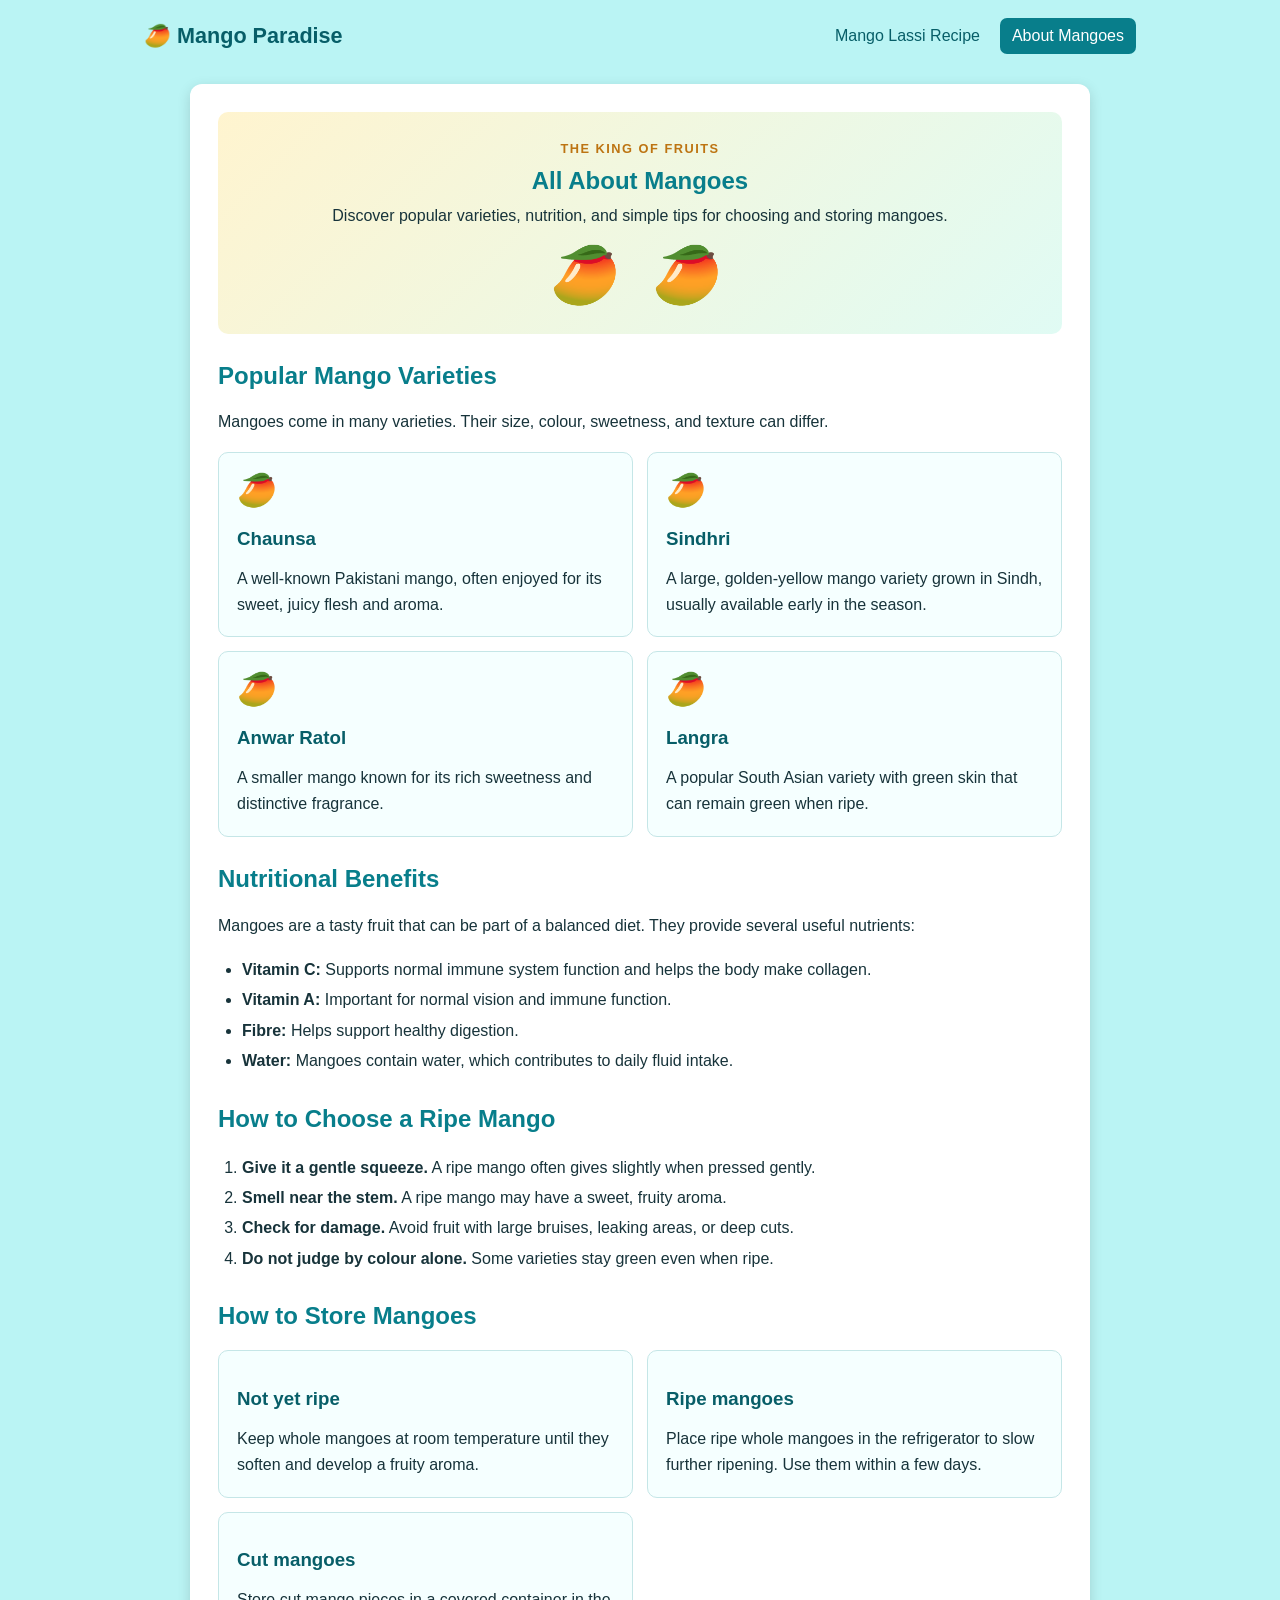
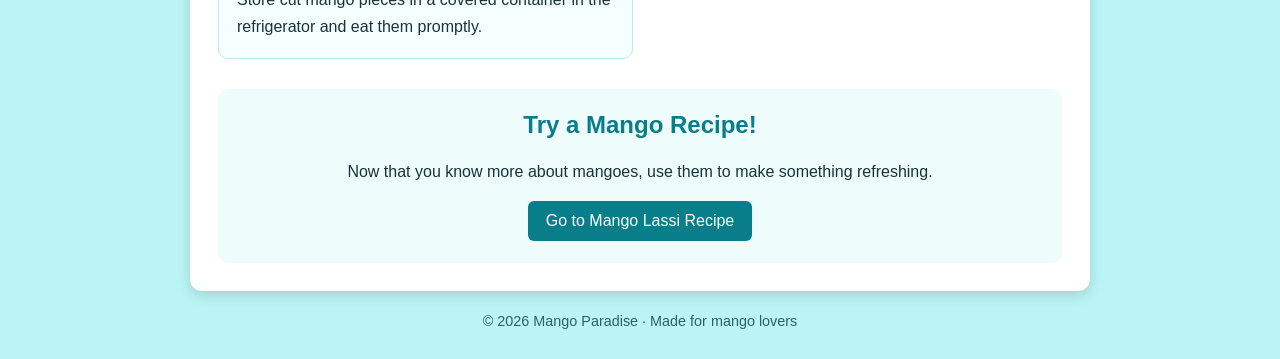
<file: about-mangoes.html>
<!DOCTYPE html>
<html lang="en">
<head>
    <meta charset="UTF-8">
    <meta name="viewport" content="width=device-width, initial-scale=1.0">
    <title>About Mangoes | Mango Paradise</title>
    <link rel="stylesheet" href="style.css">
</head>
<body>
    <header class="site-header">
        <a class="brand" href="index.html">🥭 Mango Paradise</a>
        <nav aria-label="Main navigation">
            <a href="index.html">Mango Lassi Recipe</a>
            <a class="active" href="about-mangoes.html">About Mangoes</a>
        </nav>
    </header>

    <main class="info-card">
        <section class="hero">
            <p class="eyebrow">The king of fruits</p>
            <h1>All About Mangoes</h1>
            <p>Discover popular varieties, nutrition, and simple tips for choosing and storing mangoes.</p>
            <div class="mango-art" role="img" aria-label="Illustration of mangoes">🥭 🥭</div>
        </section>

        <section>
            <h2>Popular Mango Varieties</h2>
            <p>Mangoes come in many varieties. Their size, colour, sweetness, and texture can differ.</p>
            <div class="variety-grid">
                <article class="variety">
                    <div class="variety-icon">🥭</div>
                    <h3>Chaunsa</h3>
                    <p>A well-known Pakistani mango, often enjoyed for its sweet, juicy flesh and aroma.</p>
                </article>
                <article class="variety">
                    <div class="variety-icon">🥭</div>
                    <h3>Sindhri</h3>
                    <p>A large, golden-yellow mango variety grown in Sindh, usually available early in the season.</p>
                </article>
                <article class="variety">
                    <div class="variety-icon">🥭</div>
                    <h3>Anwar Ratol</h3>
                    <p>A smaller mango known for its rich sweetness and distinctive fragrance.</p>
                </article>
                <article class="variety">
                    <div class="variety-icon">🥭</div>
                    <h3>Langra</h3>
                    <p>A popular South Asian variety with green skin that can remain green when ripe.</p>
                </article>
            </div>
        </section>

        <section>
            <h2>Nutritional Benefits</h2>
            <p>Mangoes are a tasty fruit that can be part of a balanced diet. They provide several useful nutrients:</p>
            <ul class="benefit-list">
                <li><strong>Vitamin C:</strong> Supports normal immune system function and helps the body make collagen.</li>
                <li><strong>Vitamin A:</strong> Important for normal vision and immune function.</li>
                <li><strong>Fibre:</strong> Helps support healthy digestion.</li>
                <li><strong>Water:</strong> Mangoes contain water, which contributes to daily fluid intake.</li>
            </ul>
        </section>

        <section>
            <h2>How to Choose a Ripe Mango</h2>
            <ol class="tip-list">
                <li><strong>Give it a gentle squeeze.</strong> A ripe mango often gives slightly when pressed gently.</li>
                <li><strong>Smell near the stem.</strong> A ripe mango may have a sweet, fruity aroma.</li>
                <li><strong>Check for damage.</strong> Avoid fruit with large bruises, leaking areas, or deep cuts.</li>
                <li><strong>Do not judge by colour alone.</strong> Some varieties stay green even when ripe.</li>
            </ol>
        </section>

        <section>
            <h2>How to Store Mangoes</h2>
            <div class="storage-grid">
                <article class="storage-item">
                    <h3>Not yet ripe</h3>
                    <p>Keep whole mangoes at room temperature until they soften and develop a fruity aroma.</p>
                </article>
                <article class="storage-item">
                    <h3>Ripe mangoes</h3>
                    <p>Place ripe whole mangoes in the refrigerator to slow further ripening. Use them within a few days.</p>
                </article>
                <article class="storage-item">
                    <h3>Cut mangoes</h3>
                    <p>Store cut mango pieces in a covered container in the refrigerator and eat them promptly.</p>
                </article>
            </div>
        </section>

        <section class="callout">
            <h2>Try a Mango Recipe!</h2>
            <p>Now that you know more about mangoes, use them to make something refreshing.</p>
            <a class="button-link" href="index.html">Go to Mango Lassi Recipe</a>
        </section>
    </main>

    <footer>© 2026 Mango Paradise · Made for mango lovers</footer>
</body>
</html>
</file>
<file: style.css>
/* Shared styles for Mango Paradise */
* {
    box-sizing: border-box;
}

body {
    margin: 0;
    padding: 0 16px 30px;
    background: #baf4f4;
    font-family: Arial, Helvetica, sans-serif;
    color: #17333a;
}

.site-header {
    max-width: 1000px;
    margin: 0 auto;
    padding: 18px 4px;
    display: flex;
    align-items: center;
    justify-content: space-between;
    gap: 16px;
    flex-wrap: wrap;
}

.brand {
    color: #075e68;
    font-size: 1.35rem;
    font-weight: bold;
    text-decoration: none;
}

nav {
    display: flex;
    gap: 8px;
    flex-wrap: wrap;
}

nav a {
    color: #075e68;
    text-decoration: none;
    padding: 9px 12px;
    border-radius: 7px;
    font-weight: italic;
}

nav a:hover,
nav a.active {
    background: #087e8b;
    color: white;
}

.recipe-card,
.info-card {
    max-width: 900px;
    margin: 12px auto 0;
    padding: 28px;
    background: #fff;
    border-radius: 12px;
    box-shadow: 0 4px 14px rgba(0, 0, 0, 0.14);
}

h1 {
    margin-top: 0;
    text-align: center;
    color: #087e8b;
}

h2 {
    margin-top: 28px;
    color: #087e8b;
}

h3 {
    color: #075e68;
    margin-bottom: 8px;
}

p {
    line-height: 1.65;
}

.eyebrow {
    margin: 0 0 8px;
    color: #bd7412;
    text-align: center;
    font-weight: bold;
    text-transform: uppercase;
    letter-spacing: 1.5px;
    font-size: 0.8rem;
}

.image-container {
    text-align: center;
    margin: 20px 0;
}

.image-container img {
    display: inline-block;
    width: 100%;
    max-width: 460px;
    height: auto;
    border-radius: 10px;
}

button,
.button-link {
    display: inline-block;
    padding: 11px 18px;
    border: 0;
    border-radius: 6px;
    background: #087e8b;
    color: white;
    font-size: 16px;
    text-decoration: none;
    cursor: pointer;
}

button:hover,
.button-link:hover {
    background: #05616b;
}

button:focus-visible,
a:focus-visible {
    outline: 3px solid #17333a;
    outline-offset: 3px;
}

#ingredients-list {
    line-height: 1.9;
    margin-top: 12px;
}

table {
    width: 100%;
    margin-top: 12px;
    border-collapse: collapse;
    background: white;
}

th,
td {
    border: 1px solid #8bbfc4;
    padding: 12px;
    text-align: left;
}

th {
    background: #baf2f5;
    color: #17333a;
}

tbody tr:nth-child(even) {
    background: #effcfc;
}

.page-link {
    margin-top: 28px;
    text-align: center;
}

.page-link a {
    color: #087e8b;
    font-weight: bold;
}

/* About Mangoes page */
.hero {
    padding: 26px 20px;
    text-align: center;
    border-radius: 10px;
    background: linear-gradient(135deg, #fff4cf, #e0fbf4);
}

.hero h1 {
    margin-bottom: 8px;
}

.hero p:not(.eyebrow) {
    max-width: 620px;
    margin: 0 auto;
}

.mango-art {
    margin-top: 12px;
    font-size: 3.5rem;
    letter-spacing: 8px;
}

.variety-grid,
.storage-grid {
    display: grid;
    grid-template-columns: repeat(2, minmax(0, 1fr));
    gap: 14px;
    margin-top: 16px;
}

.variety,
.storage-item {
    padding: 18px;
    border: 1px solid #c5e6e7;
    border-radius: 10px;
    background: #f5ffff;
}

.variety p,
.storage-item p {
    margin-bottom: 0;
}

.variety-icon {
    font-size: 2rem;
}

.benefit-list,
.tip-list {
    padding-left: 24px;
    line-height: 1.9;
}

.callout {
    margin-top: 30px;
    padding: 22px;
    text-align: center;
    border-radius: 10px;
    background: #effcfc;
}

.callout h2 {
    margin-top: 0;
}

footer {
    max-width: 900px;
    margin: 22px auto 0;
    text-align: center;
    color: #28636a;
    font-size: 0.9rem;
}

@media (max-width: 600px) {
    .site-header {
        justify-content: center;
    }

    nav {
        justify-content: center;
    }

    .recipe-card,
    .info-card {
        padding: 18px;
    }

    .variety-grid,
    .storage-grid {
        grid-template-columns: 1fr;
    }

    th,
    td {
        padding: 9px;
    }
}
</file>
